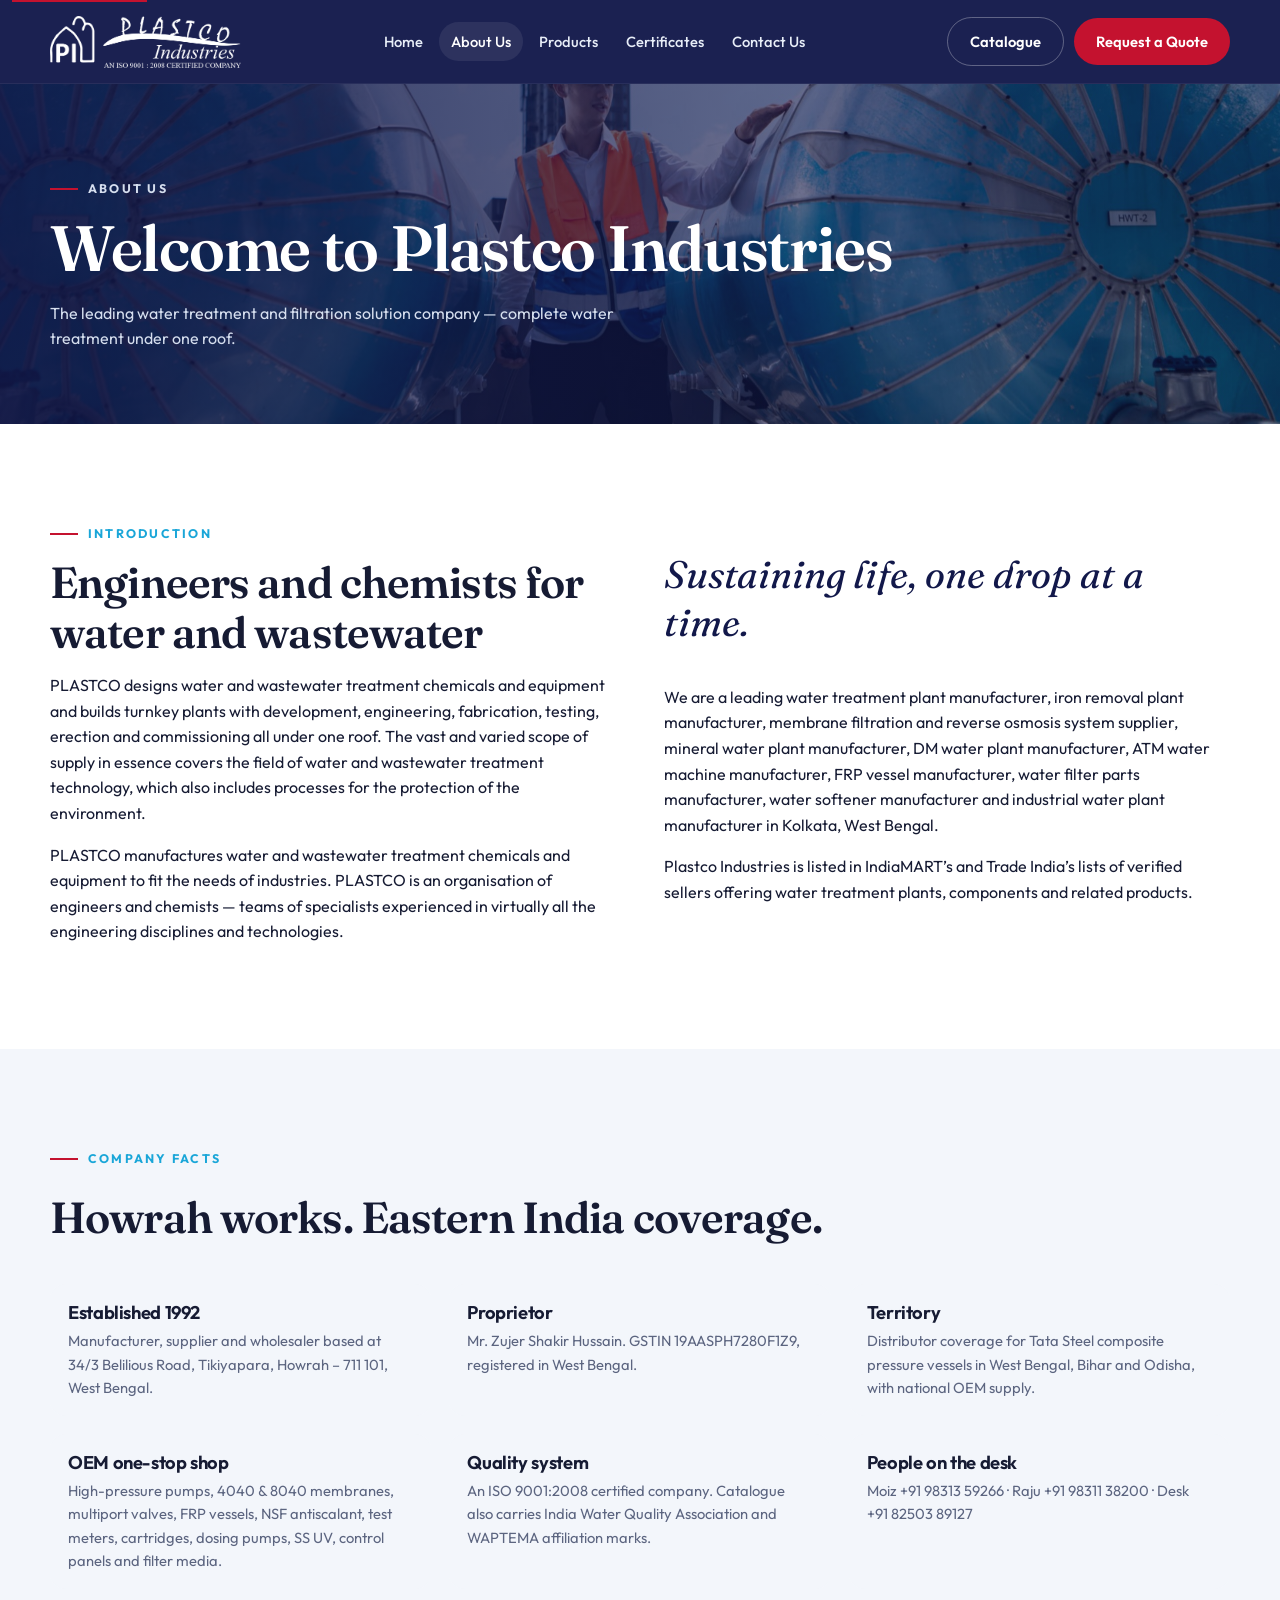
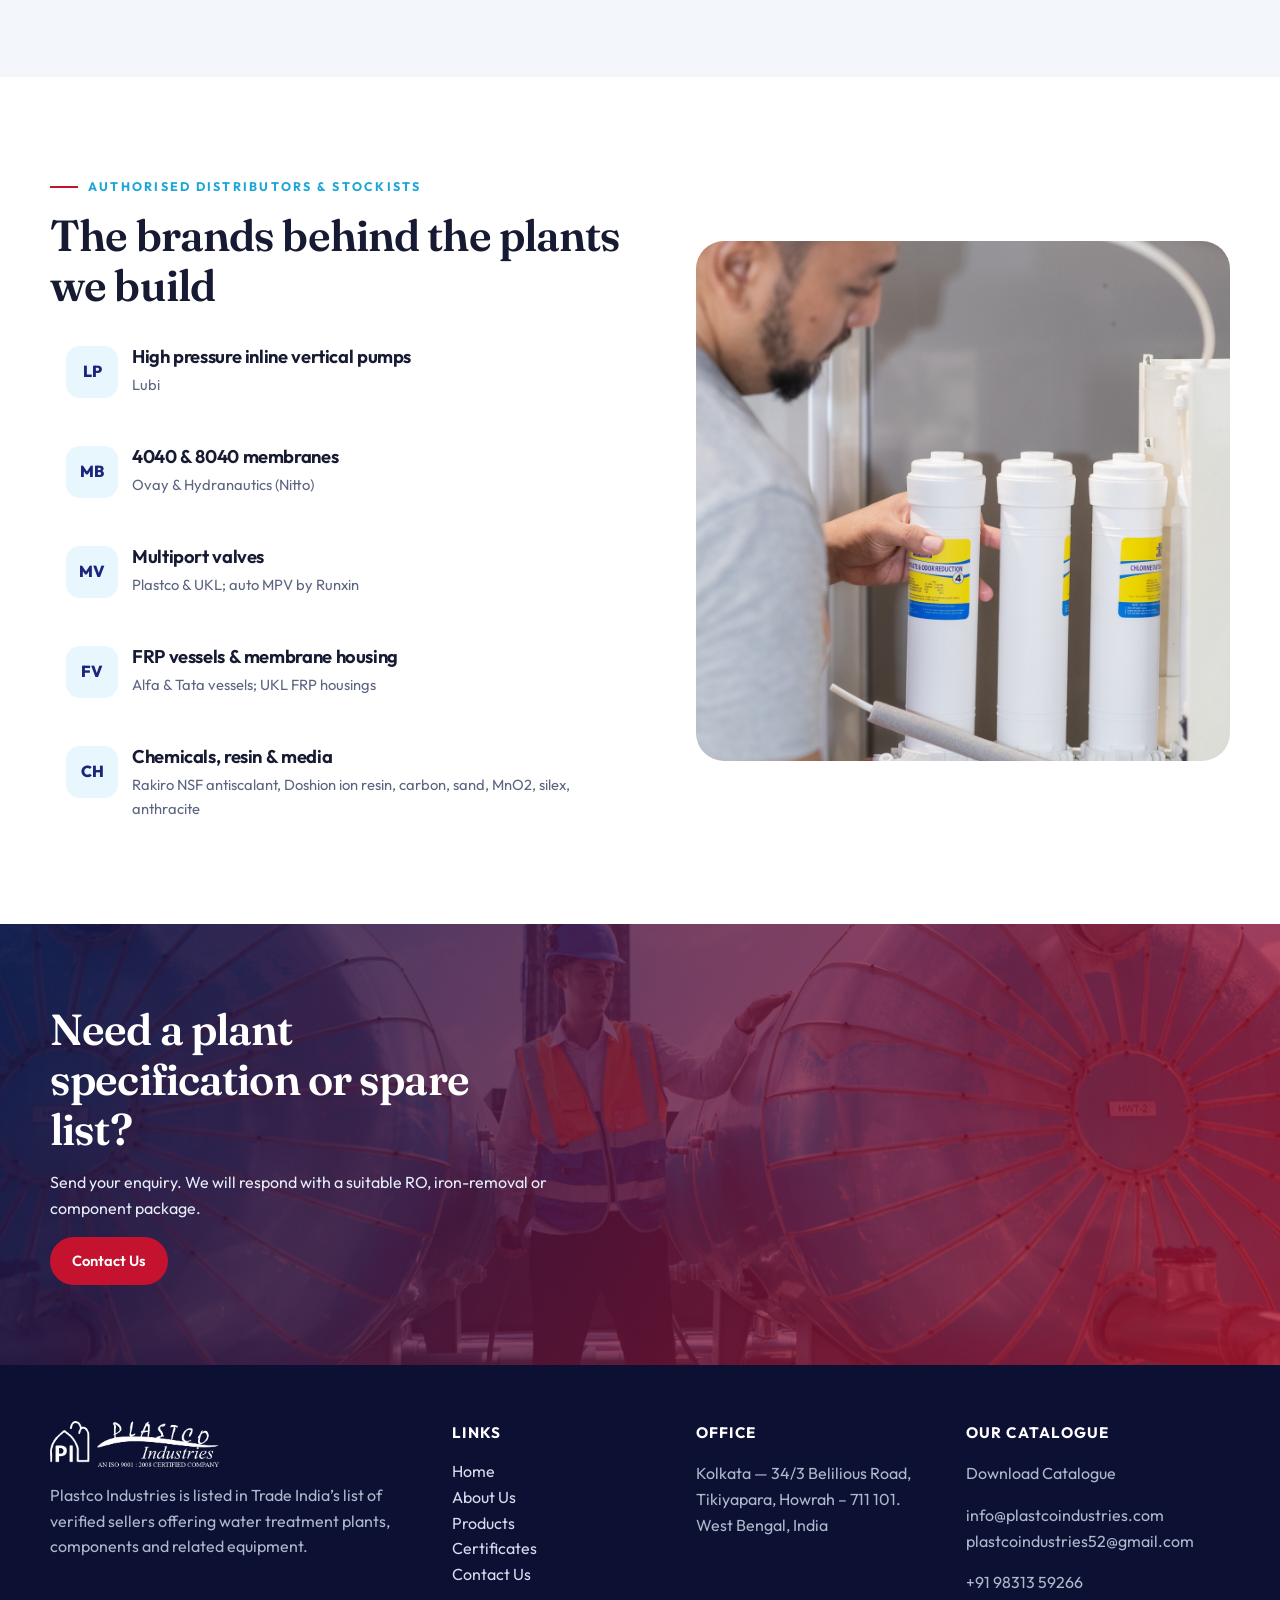
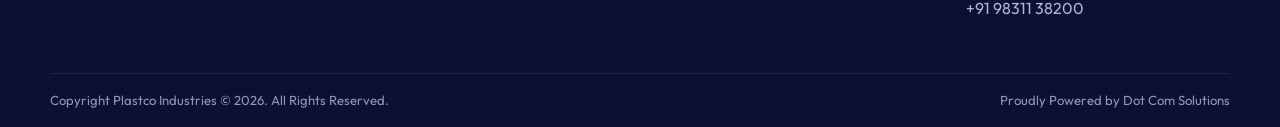
<file: about.html>
<!DOCTYPE html>
<html lang="en">
<head>
  <meta charset="UTF-8">
  <meta name="viewport" content="width=device-width, initial-scale=1">
  <title>About Us | Plastco Industries</title>
  <meta name="description" content="Welcome to Plastco Industries, Howrah. Established in 1992, we manufacture water treatment plants, iron removal plants, RO systems, FRP vessels, membranes and filter parts.">
  <link rel="icon" href="assets/images/favicon.png">
  <link rel="preconnect" href="https://fonts.googleapis.com">
  <link rel="preconnect" href="https://fonts.gstatic.com" crossorigin>
  <link href="https://fonts.googleapis.com/css2?family=Fraunces:ital,opsz,wght@0,9..144,500;0,9..144,600;1,9..144,500&family=Outfit:wght@400;500;600;700&display=swap" rel="stylesheet">
  <link rel="stylesheet" href="assets/css/style.css">
</head>
<body>
  <a class="skip" href="#content">Skip to content</a>
  <header class="site-header">
    <div class="header-inner">
      <a class="logo" href="/"><img src="assets/images/logo-white.png" alt="Plastco Industries"></a>
      <nav class="nav" aria-label="Primary">
        <a href="/">Home</a>
        <a href="/about" class="active">About Us</a>
        <a href="/products">Products</a>
        <a href="/certificates">Certificates</a>
        <a href="/contact">Contact Us</a>
      </nav>
      <div class="header-cta">
        <a class="btn btn-ghost" href="assets/docs/Plastco-Brochure.pdf" download>Catalogue</a>
        <a class="btn btn-red" href="/contact">Request a Quote</a>
        <button class="menu-toggle" type="button" aria-label="Open menu" aria-expanded="false"><span></span><span></span><span></span></button>
      </div>
    </div>
  </header>
  <nav class="mobile-nav" aria-label="Mobile">
    <a href="/">Home</a>
    <a href="/about">About Us</a>
    <a href="/products">Products</a>
    <a href="/certificates">Certificates</a>
    <a href="/contact">Contact Us</a>
    <a href="assets/docs/Plastco-Brochure.pdf" download>Download Catalogue</a>
  </nav>

  <section class="page-banner">
    <img src="assets/images/hero-engineers.jpg" alt="Plant inspection at an industrial water installation">
    <div class="wrap">
      <p class="kicker">About us</p>
      <h1>Welcome to Plastco Industries</h1>
      <p>The leading water treatment and filtration solution company — complete water treatment under one roof.</p>
    </div>
  </section>

  <main id="content">
    <section>
      <div class="wrap two-col">
        <div>
          <p class="kicker">Introduction</p>
          <h2>Engineers and chemists for water and wastewater</h2>
          <p>PLASTCO designs water and wastewater treatment chemicals and equipment and builds turnkey plants with development, engineering, fabrication, testing, erection and commissioning all under one roof. The vast and varied scope of supply in essence covers the field of water and wastewater treatment technology, which also includes processes for the protection of the environment.</p>
          <p>PLASTCO manufactures water and wastewater treatment chemicals and equipment to fit the needs of industries. PLASTCO is an organisation of engineers and chemists — teams of specialists experienced in virtually all the engineering disciplines and technologies.</p>
        </div>
        <div>
          <p class="quote">Sustaining life, one drop at a time.</p>
          <p>We are a leading water treatment plant manufacturer, iron removal plant manufacturer, membrane filtration and reverse osmosis system supplier, mineral water plant manufacturer, DM water plant manufacturer, ATM water machine manufacturer, FRP vessel manufacturer, water filter parts manufacturer, water softener manufacturer and industrial water plant manufacturer in Kolkata, West Bengal.</p>
          <p>Plastco Industries is listed in IndiaMART’s and Trade India’s lists of verified sellers offering water treatment plants, components and related products.</p>
        </div>
      </div>
    </section>

    <section class="why">
      <div class="wrap">
        <div class="section-head">
          <p class="kicker">Company facts</p>
          <h2>Howrah works. Eastern India coverage.</h2>
        </div>
        <div class="scope">
          <article>
            <h3>Established 1992</h3>
            <p>Manufacturer, supplier and wholesaler based at 34/3 Belilious Road, Tikiyapara, Howrah – 711 101, West Bengal.</p>
          </article>
          <article>
            <h3>Proprietor</h3>
            <p>Mr. Zujer Shakir Hussain. GSTIN 19AASPH7280F1Z9, registered in West Bengal.</p>
          </article>
          <article>
            <h3>Territory</h3>
            <p>Distributor coverage for Tata Steel composite pressure vessels in West Bengal, Bihar and Odisha, with national OEM supply.</p>
          </article>
          <article>
            <h3>OEM one-stop shop</h3>
            <p>High-pressure pumps, 4040 &amp; 8040 membranes, multiport valves, FRP vessels, NSF antiscalant, test meters, cartridges, dosing pumps, SS UV, control panels and filter media.</p>
          </article>
          <article>
            <h3>Quality system</h3>
            <p>An ISO 9001:2008 certified company. Catalogue also carries India Water Quality Association and WAPTEMA affiliation marks.</p>
          </article>
          <article>
            <h3>People on the desk</h3>
            <p>Moiz +91 98313 59266 · Raju +91 98311 38200 · Desk +91 82503 89127</p>
          </article>
        </div>
      </div>
    </section>

    <section>
      <div class="wrap about-grid">
        <div>
          <p class="kicker">Authorised distributors &amp; stockists</p>
          <h2>The brands behind the plants we build</h2>
          <ul class="why-list" style="margin-top:20px">
            <li class="why-item"><div class="icon-dot">LP</div><div><h3>High pressure inline vertical pumps</h3><p>Lubi</p></div></li>
            <li class="why-item"><div class="icon-dot">MB</div><div><h3>4040 &amp; 8040 membranes</h3><p>Ovay &amp; Hydranautics (Nitto)</p></div></li>
            <li class="why-item"><div class="icon-dot">MV</div><div><h3>Multiport valves</h3><p>Plastco &amp; UKL; auto MPV by Runxin</p></div></li>
            <li class="why-item"><div class="icon-dot">FV</div><div><h3>FRP vessels &amp; membrane housing</h3><p>Alfa &amp; Tata vessels; UKL FRP housings</p></div></li>
            <li class="why-item"><div class="icon-dot">CH</div><div><h3>Chemicals, resin &amp; media</h3><p>Rakiro NSF antiscalant, Doshion ion resin, carbon, sand, MnO2, silex, anthracite</p></div></li>
          </ul>
        </div>
        <div class="about-visual">
          <img src="assets/images/water-filter.jpg" alt="Technician servicing a multi-stage water filtration unit">
        </div>
      </div>
    </section>

    <section class="cta-band">
      <div class="wrap">
        <h2>Need a plant specification or spare list?</h2>
        <p>Send your enquiry. We will respond with a suitable RO, iron-removal or component package.</p>
        <a class="btn btn-red" href="/contact">Contact Us</a>
      </div>
    </section>
  </main>

  <footer class="site-footer">
    <div class="wrap footer-grid">
      <div>
        <a class="logo" href="/"><img src="assets/images/logo-white.png" alt="Plastco Industries"></a>
        <p>Plastco Industries is listed in Trade India’s list of verified sellers offering water treatment plants, components and related equipment.</p>
      </div>
      <div>
        <h4>Links</h4>
        <ul>
          <li><a href="/">Home</a></li>
          <li><a href="/about">About Us</a></li>
          <li><a href="/products">Products</a></li>
          <li><a href="/certificates">Certificates</a></li>
          <li><a href="/contact">Contact Us</a></li>
        </ul>
      </div>
      <div>
        <h4>Office</h4>
        <p>Kolkata — 34/3 Belilious Road, Tikiyapara, Howrah – 711 101. West Bengal, India</p>
      </div>
      <div>
        <h4>Our catalogue</h4>
        <p><a href="assets/docs/Plastco-Brochure.pdf" download>Download Catalogue</a></p>
        <p><a href="mailto:info@plastcoindustries.com">info@plastcoindustries.com</a><br>
        <a href="mailto:plastcoindustries52@gmail.com">plastcoindustries52@gmail.com</a></p>
        <p><a href="tel:+919831359266">+91 98313 59266</a><br>
        <a href="tel:+919831138200">+91 98311 38200</a></p>
      </div>
    </div>
    <div class="wrap footer-bottom">
      <span>Copyright Plastco Industries © 2026. All Rights Reserved.</span>
      <span>Proudly Powered by Dot Com Solutions</span>
    </div>
  </footer>
  <script src="assets/js/main.js"></script>
</body>
</html>
</file>
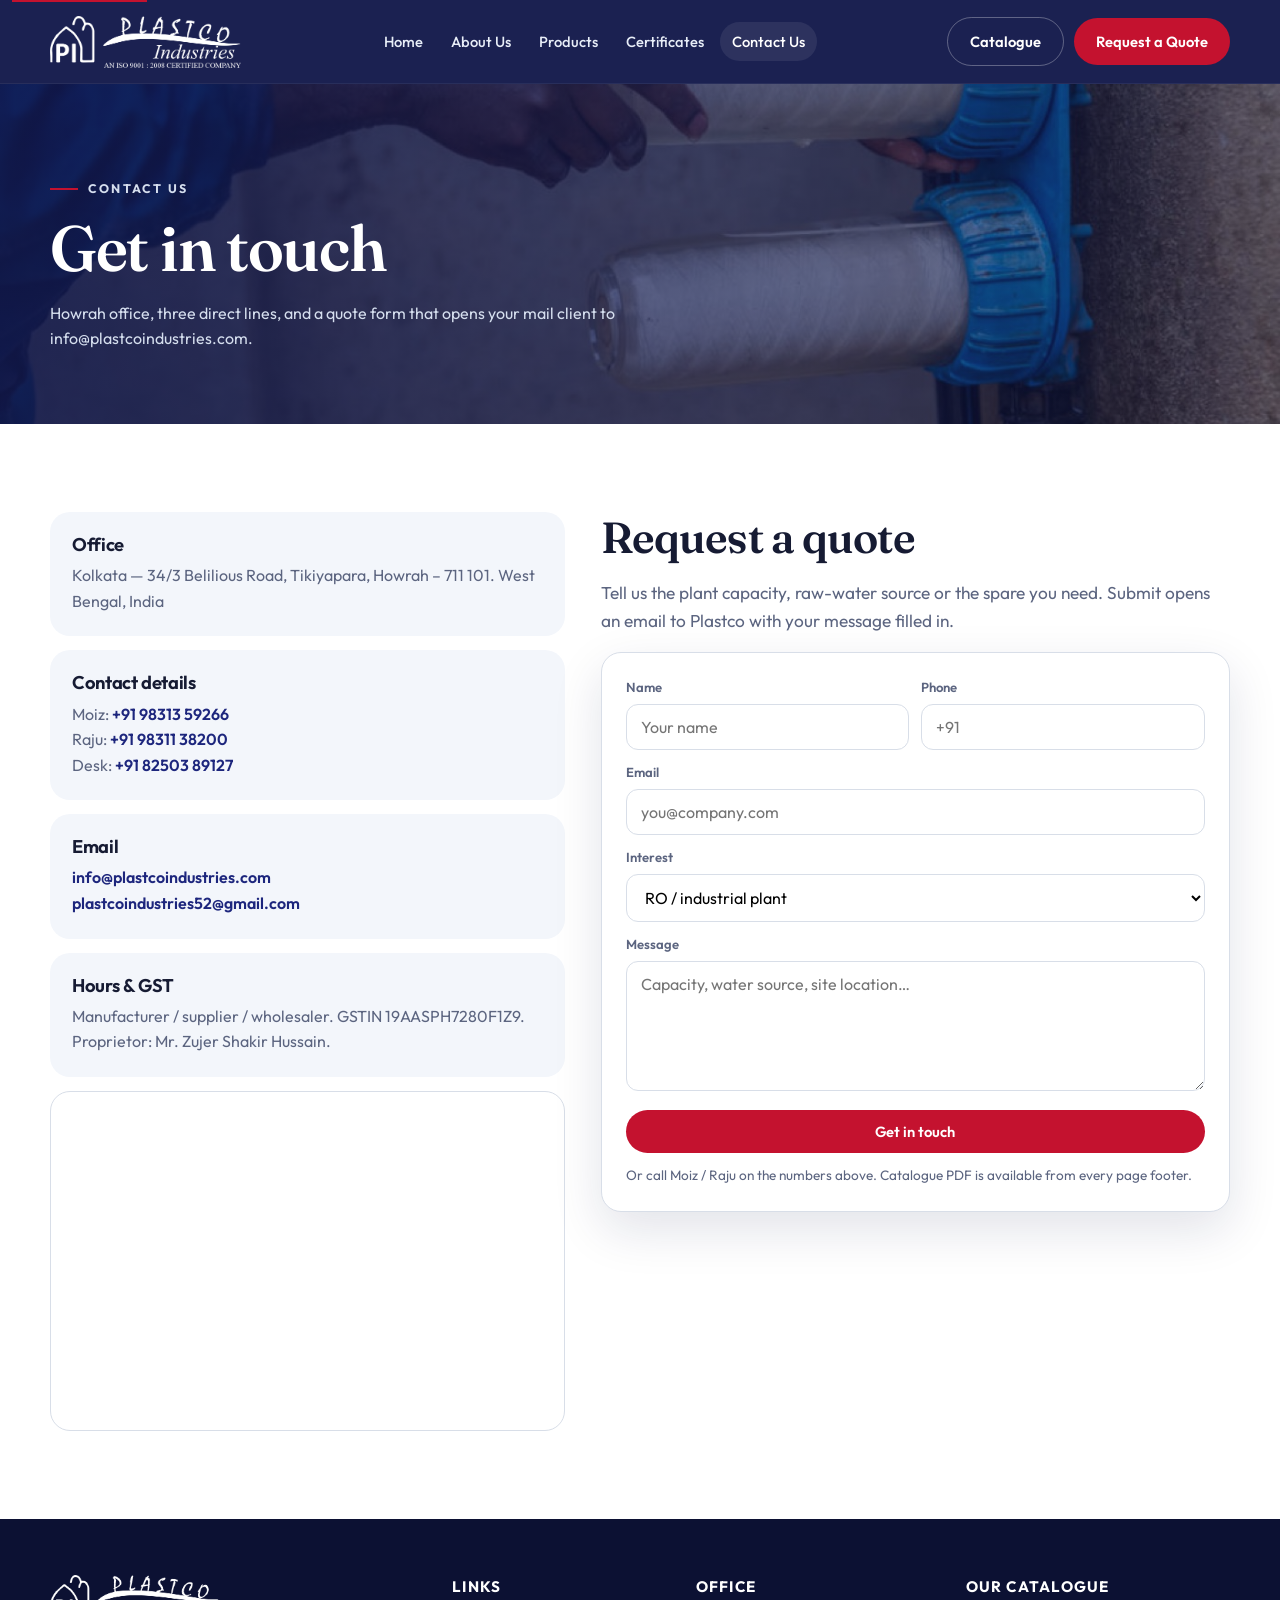
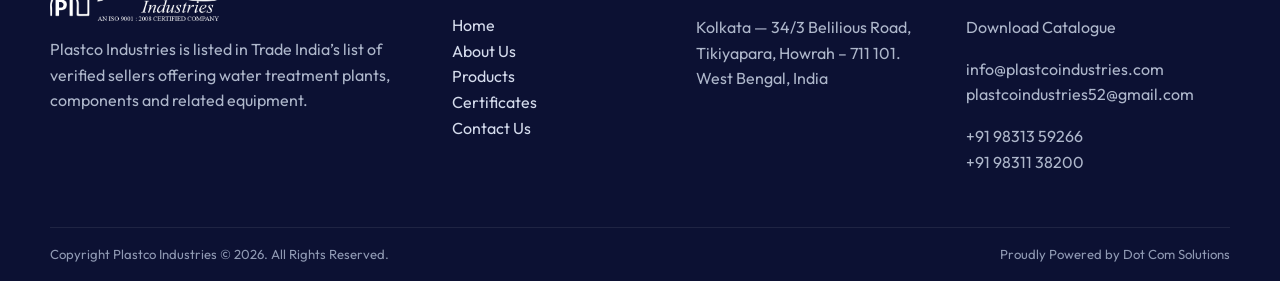
<file: contact.html>
<!DOCTYPE html>
<html lang="en">
<head>
  <meta charset="UTF-8">
  <meta name="viewport" content="width=device-width, initial-scale=1">
  <title>Contact Us | Plastco Industries</title>
  <meta name="description" content="Contact Plastco Industries, 34/3 Belilious Road, Tikiyapara, Howrah 711101. Call +91 9831359266 / 9831138200 or email info@plastcoindustries.com">
  <link rel="icon" href="assets/images/favicon.png">
  <link rel="preconnect" href="https://fonts.googleapis.com">
  <link rel="preconnect" href="https://fonts.gstatic.com" crossorigin>
  <link href="https://fonts.googleapis.com/css2?family=Fraunces:ital,opsz,wght@0,9..144,500;0,9..144,600;1,9..144,500&family=Outfit:wght@400;500;600;700&display=swap" rel="stylesheet">
  <link rel="stylesheet" href="assets/css/style.css">
</head>
<body>
  <a class="skip" href="#content">Skip to content</a>
  <header class="site-header">
    <div class="header-inner">
      <a class="logo" href="/"><img src="assets/images/logo-white.png" alt="Plastco Industries"></a>
      <nav class="nav" aria-label="Primary">
        <a href="/">Home</a>
        <a href="/about">About Us</a>
        <a href="/products">Products</a>
        <a href="/certificates">Certificates</a>
        <a href="/contact" class="active">Contact Us</a>
      </nav>
      <div class="header-cta">
        <a class="btn btn-ghost" href="assets/docs/Plastco-Brochure.pdf" download>Catalogue</a>
        <a class="btn btn-red" href="#enquiry-form">Request a Quote</a>
        <button class="menu-toggle" type="button" aria-label="Open menu" aria-expanded="false"><span></span><span></span><span></span></button>
      </div>
    </div>
  </header>
  <nav class="mobile-nav" aria-label="Mobile">
    <a href="/">Home</a>
    <a href="/about">About Us</a>
    <a href="/products">Products</a>
    <a href="/certificates">Certificates</a>
    <a href="/contact">Contact Us</a>
    <a href="assets/docs/Plastco-Brochure.pdf" download>Download Catalogue</a>
  </nav>

  <section class="page-banner">
    <img src="assets/images/service-filters.jpg" alt="Filter housing installation">
    <div class="wrap">
      <p class="kicker">Contact us</p>
      <h1>Get in touch</h1>
      <p>Howrah office, three direct lines, and a quote form that opens your mail client to info@plastcoindustries.com.</p>
    </div>
  </section>

  <main id="content">
    <section>
      <div class="wrap contact-grid">
        <div>
          <article class="contact-card">
            <h3>Office</h3>
            <p>Kolkata — 34/3 Belilious Road, Tikiyapara, Howrah – 711 101. West Bengal, India</p>
          </article>
          <article class="contact-card">
            <h3>Contact details</h3>
            <p>Moiz: <a href="tel:+919831359266">+91 98313 59266</a><br>
            Raju: <a href="tel:+919831138200">+91 98311 38200</a><br>
            Desk: <a href="tel:+918250389127">+91 82503 89127</a></p>
          </article>
          <article class="contact-card">
            <h3>Email</h3>
            <p><a href="mailto:info@plastcoindustries.com">info@plastcoindustries.com</a><br>
            <a href="mailto:plastcoindustries52@gmail.com">plastcoindustries52@gmail.com</a></p>
          </article>
          <article class="contact-card">
            <h3>Hours &amp; GST</h3>
            <p>Manufacturer / supplier / wholesaler. GSTIN 19AASPH7280F1Z9. Proprietor: Mr. Zujer Shakir Hussain.</p>
          </article>
          <div class="map-wrap">
            <iframe title="Plastco Industries Howrah on Google Maps" loading="lazy" referrerpolicy="no-referrer-when-downgrade" src="https://maps.google.com/maps?q=34/3%20Belilious%20Road%20Tikiyapara%20Howrah%20711101&amp;z=16&amp;output=embed"></iframe>
          </div>
        </div>
        <div>
          <h2>Request a quote</h2>
          <p class="lede">Tell us the plant capacity, raw-water source or the spare you need. Submit opens an email to Plastco with your message filled in.</p>
          <form id="enquiry-form">
            <div class="form-success">Your mail client should open with the enquiry. If it does not, write to info@plastcoindustries.com.</div>
            <div class="form-row">
              <div>
                <label for="name">Name</label>
                <input id="name" name="name" type="text" required placeholder="Your name" autocomplete="name">
              </div>
              <div>
                <label for="phone">Phone</label>
                <input id="phone" name="phone" type="tel" required placeholder="+91" autocomplete="tel">
              </div>
            </div>
            <div>
              <label for="email">Email</label>
              <input id="email" name="email" type="email" required placeholder="you@company.com" autocomplete="email">
            </div>
            <div>
              <label for="interest">Interest</label>
              <select id="interest" name="interest">
                <option>RO / industrial plant</option>
                <option>Iron removal / softener</option>
                <option>Package drinking water plant</option>
                <option>Components &amp; spares</option>
                <option>Domestic / commercial RO</option>
                <option>Catalogue only</option>
              </select>
            </div>
            <div>
              <label for="message">Message</label>
              <textarea id="message" name="message" required placeholder="Capacity, water source, site location…"></textarea>
            </div>
            <button class="btn btn-red" type="submit">Get in touch</button>
            <p class="form-note">Or call Moiz / Raju on the numbers above. Catalogue PDF is available from every page footer.</p>
          </form>
        </div>
      </div>
    </section>
  </main>

  <footer class="site-footer">
    <div class="wrap footer-grid">
      <div>
        <a class="logo" href="/"><img src="assets/images/logo-white.png" alt="Plastco Industries"></a>
        <p>Plastco Industries is listed in Trade India’s list of verified sellers offering water treatment plants, components and related equipment.</p>
      </div>
      <div>
        <h4>Links</h4>
        <ul>
          <li><a href="/">Home</a></li>
          <li><a href="/about">About Us</a></li>
          <li><a href="/products">Products</a></li>
          <li><a href="/certificates">Certificates</a></li>
          <li><a href="/contact">Contact Us</a></li>
        </ul>
      </div>
      <div>
        <h4>Office</h4>
        <p>Kolkata — 34/3 Belilious Road, Tikiyapara, Howrah – 711 101. West Bengal, India</p>
      </div>
      <div>
        <h4>Our catalogue</h4>
        <p><a href="assets/docs/Plastco-Brochure.pdf" download>Download Catalogue</a></p>
        <p><a href="mailto:info@plastcoindustries.com">info@plastcoindustries.com</a><br>
        <a href="mailto:plastcoindustries52@gmail.com">plastcoindustries52@gmail.com</a></p>
        <p><a href="tel:+919831359266">+91 98313 59266</a><br>
        <a href="tel:+919831138200">+91 98311 38200</a></p>
      </div>
    </div>
    <div class="wrap footer-bottom">
      <span>Copyright Plastco Industries © 2026. All Rights Reserved.</span>
      <span>Proudly Powered by Dot Com Solutions</span>
    </div>
  </footer>
  <script src="assets/js/main.js"></script>
</body>
</html>
</file>
<file: assets/css/style.css>
:root {
  --navy: #12184a;
  --navy-2: #1d267d;
  --ink: #161b33;
  --muted: #5c6580;
  --line: #d8dee8;
  --paper: #f3f6fb;
  --white: #ffffff;
  --cyan: #1aa6d8;
  --cyan-2: #33b5e5;
  --red: #c4122f;
  --gold: #c9a227;
  --steel: #2e6da4;
  --steel-dark: #234f79;
  --shadow: 0 18px 50px rgba(18, 24, 74, 0.12);
  --radius: 18px;
  --header-h: 84px;
  --max: 1180px;
  --font: "Outfit", system-ui, sans-serif;
  --display: "Fraunces", Georgia, serif;
}

*,
*::before,
*::after { box-sizing: border-box; }

html { scroll-behavior: smooth; }

body {
  margin: 0;
  font-family: var(--font);
  color: var(--ink);
  background: var(--white);
  line-height: 1.6;
  overflow-x: hidden;
}

img { max-width: 100%; display: block; height: auto; }
figure { margin: 0; }
a { color: inherit; text-decoration: none; }
button, input, select, textarea { font-family: inherit; }
ul { margin: 0; padding: 0; list-style: none; }

.skip {
  position: absolute;
  left: 12px;
  top: -40px;
  background: var(--red);
  color: #fff;
  padding: 8px 14px;
  z-index: 1000;
}
.skip:focus { top: 12px; }

.wrap {
  width: min(var(--max), calc(100% - 40px));
  margin-inline: auto;
}

.kicker {
  display: inline-flex;
  align-items: center;
  gap: 10px;
  color: var(--cyan);
  font-size: 0.78rem;
  font-weight: 700;
  letter-spacing: 0.18em;
  text-transform: uppercase;
}
.kicker::before {
  content: "";
  width: 28px;
  height: 2px;
  background: var(--red);
}

h1, h2, h3 { margin: 0; line-height: 1.15; letter-spacing: -0.02em; }
h1 { font-family: var(--display); font-weight: 600; font-size: clamp(2.2rem, 5vw, 4.4rem); }
h2 { font-family: var(--display); font-weight: 600; font-size: clamp(1.8rem, 3.4vw, 3rem); }
h3 { font-size: 1.15rem; font-weight: 650; }

.lede { font-size: 1.08rem; color: var(--muted); max-width: 62ch; }

/* Header */
.site-header {
  position: sticky;
  top: 0;
  z-index: 50;
  height: var(--header-h);
  display: flex;
  align-items: center;
  background: rgba(18, 24, 74, 0.96);
  backdrop-filter: blur(16px);
  border-bottom: 1px solid rgba(255,255,255,0.06);
}
.page-home .site-header {
  position: fixed;
  width: 100%;
  background: transparent;
  border-bottom-color: transparent;
}
.page-home .site-header.is-scrolled {
  background: rgba(18, 24, 74, 0.96);
  border-bottom-color: rgba(255,255,255,0.06);
}

.header-inner {
  display: flex;
  align-items: center;
  justify-content: space-between;
  gap: 24px;
  width: min(var(--max), calc(100% - 40px));
  margin-inline: auto;
}

.logo img {
  height: 52px;
  width: auto;
}

.nav {
  display: flex;
  align-items: center;
  gap: 4px;
}
.nav a {
  color: #e8eef8;
  font-size: 0.92rem;
  font-weight: 500;
  padding: 8px 12px;
  border-radius: 999px;
}
.nav a:hover,
.nav a.active { color: #fff; background: rgba(255,255,255,0.08); }

.header-cta {
  display: flex;
  align-items: center;
  gap: 10px;
}

.btn {
  display: inline-flex;
  align-items: center;
  justify-content: center;
  gap: 8px;
  border: 0;
  cursor: pointer;
  border-radius: 999px;
  padding: 12px 22px;
  font-weight: 600;
  font-size: 0.92rem;
  transition: 0.2s ease;
}
.btn-red { background: var(--red); color: #fff; }
.btn-red:hover { filter: brightness(1.08); transform: translateY(-1px); }
.btn-ghost {
  background: transparent;
  color: #fff;
  border: 1px solid rgba(255,255,255,0.3);
}
.btn-ghost:hover { background: rgba(255,255,255,0.1); }
.btn-navy { background: var(--navy-2); color: #fff; }
.btn-navy:hover { background: var(--navy); }
.btn-outline {
  background: #fff;
  color: var(--navy);
  border: 1px solid var(--line);
}
.btn-outline:hover { border-color: var(--navy); }

.menu-toggle {
  display: none;
  width: 44px;
  height: 44px;
  border: 1px solid rgba(255,255,255,0.2);
  background: transparent;
  border-radius: 10px;
  cursor: pointer;
}
.menu-toggle span {
  display: block;
  width: 18px;
  height: 2px;
  margin: 5px auto;
  background: #fff;
}

.mobile-nav {
  display: none;
  position: fixed;
  inset: var(--header-h) 0 0 0;
  background: var(--navy);
  padding: 28px;
  z-index: 40;
}
.mobile-nav.open { display: flex; flex-direction: column; gap: 10px; }
.mobile-nav a {
  color: #fff;
  font-size: 1.2rem;
  padding: 12px 0;
  border-bottom: 1px solid rgba(255,255,255,0.08);
}

/* Hero */
.hero {
  position: relative;
  min-height: 100vh;
  min-height: 100dvh;
  display: grid;
  place-items: end start;
  color: #fff;
  overflow: hidden;
}
.hero-media {
  position: absolute;
  inset: 0;
}
.hero-media img {
  width: 100%;
  height: 100%;
  object-fit: cover;
}
.hero-media::after {
  content: "";
  position: absolute;
  inset: 0;
  background:
    linear-gradient(90deg, rgba(10,14,40,0.82) 0%, rgba(10,14,40,0.55) 48%, rgba(10,14,40,0.25) 100%),
    linear-gradient(180deg, rgba(18,24,74,0.35) 0%, rgba(18,24,74,0.15) 40%, rgba(10,14,40,0.72) 100%);
}
.hero-copy {
  position: relative;
  z-index: 1;
  padding: 0 0 88px;
  width: min(var(--max), calc(100% - 40px));
  margin-inline: auto;
}
.hero-copy .kicker { color: #9ee7ff; }
.hero h1 { max-width: 14ch; }
.hero h1 em {
  font-style: italic;
  color: #bfefff;
}
.hero p {
  max-width: 46ch;
  color: #d7e0f0;
  font-size: 1.08rem;
}
.hero-actions { display: flex; gap: 12px; flex-wrap: wrap; margin-top: 28px; }
.hero-meta {
  display: grid;
  grid-template-columns: repeat(4, minmax(0, 1fr));
  gap: 18px;
  margin-top: 42px;
}
.hero-meta div { min-width: 0; }
.hero-meta strong {
  display: block;
  font-family: var(--display);
  font-size: clamp(1.15rem, 1.6vw, 1.7rem);
  font-weight: 600;
  white-space: nowrap;
}
.hero-meta span { color: #b7c3d8; font-size: 0.85rem; }

.page-banner {
  position: relative;
  min-height: 340px;
  display: grid;
  align-items: end;
  color: #fff;
  overflow: hidden;
  padding: 70px 0 56px;
}
.page-banner img {
  position: absolute;
  inset: 0;
  width: 100%;
  height: 100%;
  object-fit: cover;
}
.page-banner::after {
  content: "";
  position: absolute;
  inset: 0;
  background: linear-gradient(90deg, rgba(18,24,74,0.88), rgba(18,24,74,0.45));
}
.page-banner .wrap { position: relative; z-index: 1; }
.page-banner p { color: #d5deee; max-width: 58ch; }

/* Sections */
section { padding: 88px 0; }
.section-head { margin-bottom: 42px; }
.section-head h2 { margin: 10px 0 14px; }

.about-grid {
  display: grid;
  grid-template-columns: 1.05fr 0.95fr;
  gap: 56px;
  align-items: center;
}
.about-visual {
  position: relative;
}
.about-visual img {
  width: 100%;
  height: 520px;
  object-fit: cover;
  border-radius: 28px;
}
.about-badge {
  position: absolute;
  left: -18px;
  bottom: 28px;
  background: var(--red);
  color: #fff;
  padding: 18px 20px;
  border-radius: 16px;
  max-width: 220px;
  box-shadow: var(--shadow);
}
.about-badge strong { display: block; font-size: 1.4rem; }

.iso-row {
  display: flex;
  align-items: center;
  gap: 16px;
  margin-top: 22px;
}
.iso-row img { width: 58px; height: 58px; object-fit: contain; }
.iso-row small { color: var(--muted); display: block; }

.scope {
  display: grid;
  grid-template-columns: repeat(3, 1fr);
  gap: 18px;
  margin-top: 28px;
}
.scope article {
  background: var(--paper);
  padding: 18px 18px 16px;
  border-radius: 16px;
}
.scope h3 { margin-bottom: 6px; }
.scope p { margin: 0; color: var(--muted); font-size: 0.92rem; }

.capabilities { background: var(--navy); color: #fff; }
.cap-grid {
  display: grid;
  grid-template-columns: repeat(4, 1fr);
  gap: 16px;
}
.cap-card {
  background: rgba(255,255,255,0.05);
  border: 1px solid rgba(255,255,255,0.08);
  border-radius: 18px;
  padding: 22px;
  min-height: 180px;
}
.cap-card .num {
  color: var(--cyan);
  font-weight: 700;
  letter-spacing: 0.12em;
  font-size: 0.78rem;
}
.cap-card h3 { margin: 12px 0 8px; color: #fff; }
.cap-card p { margin: 0; color: #c5cee0; font-size: 0.92rem; }

.cert-grid {
  display: grid;
  grid-template-columns: repeat(4, 1fr);
  gap: 18px;
}

/* Product cards */
.product-grid {
  display: grid;
  grid-template-columns: repeat(4, 1fr);
  gap: 32px;
}
.product-card {
  display: flex;
  flex-direction: column;
  height: 100%;
  background: #fff;
  border-radius: 24px;
  border: 1px solid #e6ebf1;
  box-shadow: 0 10px 26px -12px rgba(18, 24, 74, 0.2), 0 2px 8px rgba(18, 24, 74, 0.06);
  overflow: hidden;
  transition: transform 0.28s ease, box-shadow 0.28s ease;
}
.product-card:hover {
  transform: translateY(-6px);
  box-shadow: 0 28px 48px -16px rgba(18, 24, 74, 0.28), 0 8px 18px rgba(18, 24, 74, 0.1);
}

.product-card .card-media {
  height: 320px;
  flex-shrink: 0;
  display: flex;
  align-items: center;
  justify-content: center;
  padding: 28px;
  background: #fff;
  position: relative;
  overflow: hidden;
  cursor: zoom-in;
}
.product-card .card-media img {
  position: relative;
  z-index: 1;
  width: 100%;
  height: 100%;
  object-fit: contain;
}
.product-card .card-media::after {
  content: "\1F50D";
  position: absolute;
  right: 14px;
  bottom: 14px;
  width: 38px;
  height: 38px;
  border-radius: 50%;
  background: rgba(18, 24, 74, 0.82);
  color: #fff;
  display: flex;
  align-items: center;
  justify-content: center;
  font-size: 15px;
  opacity: 0;
  transform: translateY(6px);
  transition: opacity 0.2s ease, transform 0.2s ease;
  pointer-events: none;
  z-index: 2;
}
.product-card .card-media:hover::after {
  opacity: 1;
  transform: translateY(0);
}

/* Default caption: plain text below the photo, underline accent (used by
   the plain / blob / split styles). The wave style overrides this. */
.product-card figcaption {
  flex: 1;
  margin: 0;
  padding: 4px 24px 24px;
  background: transparent;
  color: var(--ink);
  text-align: left;
  display: flex;
  flex-direction: column;
  justify-content: center;
  min-height: 92px;
}
.product-card figcaption strong {
  display: -webkit-box;
  -webkit-line-clamp: 2;
  -webkit-box-orient: vertical;
  overflow: hidden;
  font-size: 1.15rem;
  font-weight: 800;
  line-height: 1.28;
  color: var(--navy);
}
.product-card figcaption span {
  display: block;
  margin-top: 4px;
  font-size: 0.86rem;
  font-weight: 500;
  color: var(--muted);
}
.product-card figcaption::after {
  content: "";
  display: block;
  width: 32px;
  height: 3px;
  border-radius: 2px;
  background: var(--cyan);
  margin-top: 12px;
}

/* ---- Style: blob (soft circular backdrop) — cylindrical / tube items ---- */
.product-card.card-style-blob .card-media::before {
  content: "";
  position: absolute;
  z-index: 0;
  width: 290px;
  height: 290px;
  right: -60px;
  top: -20px;
  border-radius: 50%;
  background: radial-gradient(circle, rgba(26, 166, 216, 0.22) 0%, rgba(26, 166, 216, 0) 70%);
}

/* ---- Style: split (diagonal tint + teardrop) — standalone appliances/vessels ---- */
.product-card.card-style-split .card-media {
  background: linear-gradient(135deg, #ffffff 58%, rgba(26, 166, 216, 0.14) 58%);
}
.product-card.card-style-split .card-media::before {
  content: "";
  position: absolute;
  z-index: 0;
  width: 130px;
  height: 160px;
  right: 6px;
  top: 12px;
  background: rgba(51, 181, 229, 0.16);
  border-radius: 50% 50% 50% 4%;
  transform: rotate(-38deg);
}

/* ---- Style: plain — clean technical shot, no decoration ---- */
.product-card.card-style-plain .card-media { background: #fff; }

/* ---- Style: wave — bold colour band overlaid on the photo, for systems/assemblies ---- */
.product-card.card-style-wave .card-media {
  padding-bottom: 58px;
}
.product-card.card-style-wave figcaption {
  position: relative;
  z-index: 2;
  margin-top: -58px;
  padding: 28px 22px 18px;
  min-height: 116px;
  background: linear-gradient(158deg, var(--navy-2), var(--navy));
  clip-path: polygon(0 16px, 15% 5px, 35% 18px, 55% 2px, 75% 13px, 100% 4px, 100% 100%, 0 100%);
  color: #fff;
  cursor: zoom-in;
}
.product-card.card-style-wave figcaption strong { color: #fff; }
.product-card.card-style-wave figcaption span { color: rgba(255,255,255,0.82); }
.product-card.card-style-wave figcaption::after { background: #9ee7ff; }
.filter-bar {
  display: flex;
  flex-wrap: wrap;
  gap: 14px;
  margin-bottom: 28px;
}
.filter-search {
  position: relative;
  flex: 1 1 260px;
}
.filter-search-icon {
  position: absolute;
  left: 16px;
  top: 50%;
  transform: translateY(-50%);
  width: 18px;
  height: 18px;
  fill: var(--muted);
  pointer-events: none;
}
.filter-search input {
  width: 100%;
  border: 1px solid var(--line);
  background: #fff;
  border-radius: 999px;
  padding: 12px 18px 12px 44px;
  font: inherit;
  color: var(--ink);
}
.filter-search input:focus {
  outline: none;
  border-color: var(--cyan);
  box-shadow: 0 0 0 3px rgba(26, 166, 216, 0.15);
}
.filter-search input::-webkit-search-cancel-button { cursor: pointer; }
.filter-select {
  position: relative;
  flex: 0 0 auto;
}
.filter-select::after {
  content: "";
  position: absolute;
  right: 18px;
  top: 50%;
  width: 9px;
  height: 9px;
  border-right: 2px solid var(--muted);
  border-bottom: 2px solid var(--muted);
  transform: translateY(-65%) rotate(45deg);
  pointer-events: none;
}
.filter-select select {
  appearance: none;
  -webkit-appearance: none;
  border: 1px solid var(--line);
  background: #fff;
  border-radius: 999px;
  padding: 12px 40px 12px 20px;
  font: inherit;
  font-weight: 500;
  color: var(--ink);
  cursor: pointer;
  min-width: 220px;
}
.filter-select select:focus {
  outline: none;
  border-color: var(--cyan);
  box-shadow: 0 0 0 3px rgba(26, 166, 216, 0.15);
}
.filter-select select:hover {
  border-color: var(--navy);
}
@media (max-width: 640px) {
  .filter-bar { flex-direction: column; }
  .filter-select select { width: 100%; }
}
.product-card.is-hidden { display: none; }

.why { background: var(--paper); }
.why-grid {
  display: grid;
  grid-template-columns: 0.9fr 1.1fr;
  gap: 40px;
  align-items: center;
}
.why-visual img {
  width: 100%;
  height: 460px;
  object-fit: cover;
  border-radius: 28px;
}
.why-list {
  display: grid;
  gap: 16px;
}
.why-item {
  display: grid;
  grid-template-columns: 52px 1fr;
  gap: 14px;
  background: #fff;
  padding: 16px;
  border-radius: 16px;
}
.icon-dot {
  width: 52px;
  height: 52px;
  border-radius: 14px;
  display: grid;
  place-items: center;
  background: #e8f7fd;
  color: var(--navy-2);
  font-weight: 800;
}
.why-item p { margin: 6px 0 0; color: var(--muted); font-size: 0.92rem; }

.partners {
  border-top: 1px solid var(--line);
  padding: 48px 0;
}
.partner-row {
  display: flex;
  flex-wrap: wrap;
  gap: 10px 18px;
  justify-content: center;
  color: var(--muted);
  font-weight: 650;
  letter-spacing: 0.04em;
  text-transform: uppercase;
  font-size: 0.82rem;
}
.partner-row span {
  padding: 8px 12px;
  border: 1px solid var(--line);
  border-radius: 999px;
  background: #fff;
}

.brand-carousel {
  border-top: 1px solid var(--line);
  padding: 44px 0 40px;
  background: #fff;
}
.marquee {
  overflow: hidden;
  position: relative;
  width: 100%;
  mask-image: linear-gradient(90deg, transparent 0, #000 64px, #000 calc(100% - 64px), transparent 100%);
  -webkit-mask-image: linear-gradient(90deg, transparent 0, #000 64px, #000 calc(100% - 64px), transparent 100%);
}
.marquee-track {
  display: flex;
  align-items: center;
  gap: 64px;
  width: max-content;
  animation: brand-scroll 36s linear infinite;
}
.marquee:hover .marquee-track { animation-play-state: paused; }
.marquee-track img {
  height: 34px;
  width: auto;
  object-fit: contain;
  flex-shrink: 0;
  filter: grayscale(1) opacity(0.55);
  transition: filter 0.2s ease;
}
.marquee-track img:hover {
  filter: grayscale(0) opacity(1);
}
@keyframes brand-scroll {
  from { transform: translateX(0); }
  to { transform: translateX(-50%); }
}
@media (prefers-reduced-motion: reduce) {
  .marquee-track { animation: none; }
  .marquee { overflow-x: auto; }
}
@media (max-width: 640px) {
  .marquee-track img { height: 26px; }
  .marquee-track { gap: 40px; }
}

.cta-band {
  background:
    linear-gradient(120deg, rgba(18,24,74,0.88), rgba(196,18,47,0.72)),
    url("../images/hero-engineers.jpg") center/cover;
  color: #fff;
  padding: 80px 0;
}
.cta-band h2 { max-width: 16ch; }
.cta-band p { color: #e6edf8; max-width: 50ch; }

.stats {
  display: grid;
  grid-template-columns: repeat(4, 1fr);
  background: var(--navy-2);
  color: #fff;
}
.stat {
  padding: 32px 18px;
  text-align: center;
  border-right: 1px solid rgba(255,255,255,0.1);
}
.stat:last-child { border-right: 0; }
.stat strong {
  display: block;
  font-family: var(--display);
  font-size: 2rem;
}
.stat span { color: #c9d4ea; font-size: 0.88rem; }

.cert-card {
  position: relative;
  background: #fff;
  border: 1px solid var(--line);
  border-radius: 16px;
  overflow: hidden;
  box-shadow: 0 10px 24px rgba(18,24,74,0.06);
  cursor: zoom-in;
}
.cert-card img {
  width: 100%;
  height: 280px;
  object-fit: contain;
  background: #fafbfd;
  padding: 10px;
}
.cert-card::after {
  content: "\1F50D";
  position: absolute;
  right: 14px;
  top: 14px;
  width: 38px;
  height: 38px;
  border-radius: 50%;
  background: rgba(18, 24, 74, 0.82);
  color: #fff;
  display: flex;
  align-items: center;
  justify-content: center;
  font-size: 15px;
  opacity: 0;
  transform: translateY(-6px);
  transition: opacity 0.2s ease, transform 0.2s ease;
  pointer-events: none;
}
.cert-card:hover::after {
  opacity: 1;
  transform: translateY(0);
}
.cert-card div { padding: 14px 16px 18px; }
.cert-card h3 { font-size: 1rem; }
.cert-card p { margin: 6px 0 0; color: var(--muted); font-size: 0.88rem; }

.contact-grid {
  display: grid;
  grid-template-columns: 0.9fr 1.1fr;
  gap: 36px;
}
.contact-card {
  background: var(--paper);
  border-radius: 20px;
  padding: 22px;
  margin-bottom: 14px;
}
.contact-card h3 { margin-bottom: 8px; }
.contact-card a { color: var(--navy-2); font-weight: 600; }
.contact-card p { margin: 0; color: var(--muted); }

form {
  display: grid;
  gap: 12px;
  background: #fff;
  border: 1px solid var(--line);
  border-radius: 20px;
  padding: 24px;
  box-shadow: var(--shadow);
}
.form-row { display: grid; grid-template-columns: 1fr 1fr; gap: 12px; }
label { font-size: 0.82rem; font-weight: 600; color: var(--muted); display: block; margin-bottom: 6px; }
input, select, textarea {
  width: 100%;
  border: 1px solid var(--line);
  border-radius: 12px;
  padding: 12px 14px;
  font-size: 1rem;
  background: #fff;
}
textarea { min-height: 130px; resize: vertical; }
input:focus, select:focus, textarea:focus {
  outline: 2px solid #bfe8f6;
  border-color: var(--cyan);
}
.form-note { color: var(--muted); font-size: 0.85rem; margin: 0; }
.form-success {
  display: none;
  background: #e8f8ef;
  color: #146c3b;
  padding: 12px 14px;
  border-radius: 12px;
  font-weight: 600;
}
.form-success.show { display: block; }

.map-wrap {
  border-radius: 20px;
  overflow: hidden;
  height: 340px;
  border: 1px solid var(--line);
}
.map-wrap iframe { width: 100%; height: 100%; border: 0; }

.site-footer {
  background: #0c1133;
  color: #d5dced;
  padding: 56px 0 0;
}
.footer-grid {
  display: grid;
  grid-template-columns: 1.4fr 0.8fr 0.9fr 1fr;
  gap: 32px;
  padding-bottom: 36px;
}
.site-footer .logo img { height: 46px; margin-bottom: 14px; }
.site-footer p { color: #aeb7cb; }
.site-footer h4 {
  margin: 0 0 14px;
  color: #fff;
  font-size: 0.95rem;
  letter-spacing: 0.08em;
  text-transform: uppercase;
}
.site-footer a:hover { color: #fff; }
.footer-bottom {
  border-top: 1px solid rgba(255,255,255,0.08);
  padding: 16px 0;
  display: flex;
  justify-content: space-between;
  gap: 12px;
  flex-wrap: wrap;
  font-size: 0.82rem;
  color: #8f99b3;
}

.two-col {
  display: grid;
  grid-template-columns: 1fr 1fr;
  gap: 48px;
  align-items: start;
}

.quote {
  font-family: var(--display);
  font-size: clamp(1.6rem, 3vw, 2.4rem);
  font-style: italic;
  line-height: 1.25;
  color: var(--navy);
}

@media (max-width: 980px) {
  .nav, .header-cta .btn-ghost { display: none; }
  .menu-toggle { display: block; }
  .about-grid, .why-grid, .contact-grid, .two-col, .footer-grid { grid-template-columns: 1fr; }
  .scope, .cap-grid, .cert-grid, .stats { grid-template-columns: 1fr 1fr; }
  .about-badge { left: 12px; }
  .form-row { grid-template-columns: 1fr; }
}

@media (max-width: 640px) {
  .wrap { width: calc(100% - 28px); }
  section { padding: 64px 0; }
  .scope, .cap-grid, .cert-grid, .stats { grid-template-columns: 1fr; }
  .hero-copy { padding-bottom: 56px; }
  .logo img { height: 42px; }
  .hero-meta { grid-template-columns: 1fr 1fr; }
  .hero-meta strong { white-space: normal; }
}

/* Product photo lightbox */
.lightbox {
  position: fixed;
  inset: 0;
  z-index: 999;
  display: flex;
  align-items: center;
  justify-content: center;
  padding: 40px;
  background: rgba(8, 11, 28, 0.88);
  opacity: 0;
  visibility: hidden;
  transition: opacity 0.25s ease;
}
.lightbox.is-open {
  opacity: 1;
  visibility: visible;
}
.lightbox-inner {
  position: relative;
  max-width: min(880px, 92vw);
  max-height: 90vh;
  display: flex;
  flex-direction: column;
  align-items: center;
  gap: 18px;
}
.lightbox-inner img {
  max-width: 100%;
  max-height: 72vh;
  width: auto;
  height: auto;
  object-fit: contain;
  background: #fff;
  border-radius: 18px;
  box-shadow: 0 30px 90px rgba(0, 0, 0, 0.55);
}
.lightbox-caption { color: #fff; text-align: center; }
.lightbox-caption strong {
  display: block;
  font-size: 1.15rem;
  font-weight: 700;
}
.lightbox-caption span {
  display: block;
  margin-top: 4px;
  color: #c7d0e6;
  font-size: 0.9rem;
}
.lightbox-close {
  position: fixed;
  top: 24px;
  right: 28px;
  width: 44px;
  height: 44px;
  border-radius: 50%;
  border: none;
  background: #fff;
  color: var(--navy);
  font-size: 22px;
  line-height: 1;
  cursor: pointer;
  box-shadow: 0 8px 20px rgba(0, 0, 0, 0.3);
}
.lightbox-close:hover { background: var(--red); color: #fff; }
body.lightbox-open { overflow: hidden; }

@media (max-width: 640px) {
  .lightbox { padding: 20px; }
  .lightbox-close { top: 16px; right: 16px; }
}

@media (max-width: 1180px) {
  .product-grid { grid-template-columns: repeat(3, 1fr); gap: 26px; }
}

@media (max-width: 760px) {
  .product-grid { grid-template-columns: repeat(2, 1fr); gap: 22px; }
  .product-card .card-media { height: 260px; }
}

@media (max-width: 480px) {
  .product-grid { grid-template-columns: 1fr; }
}
</file>
